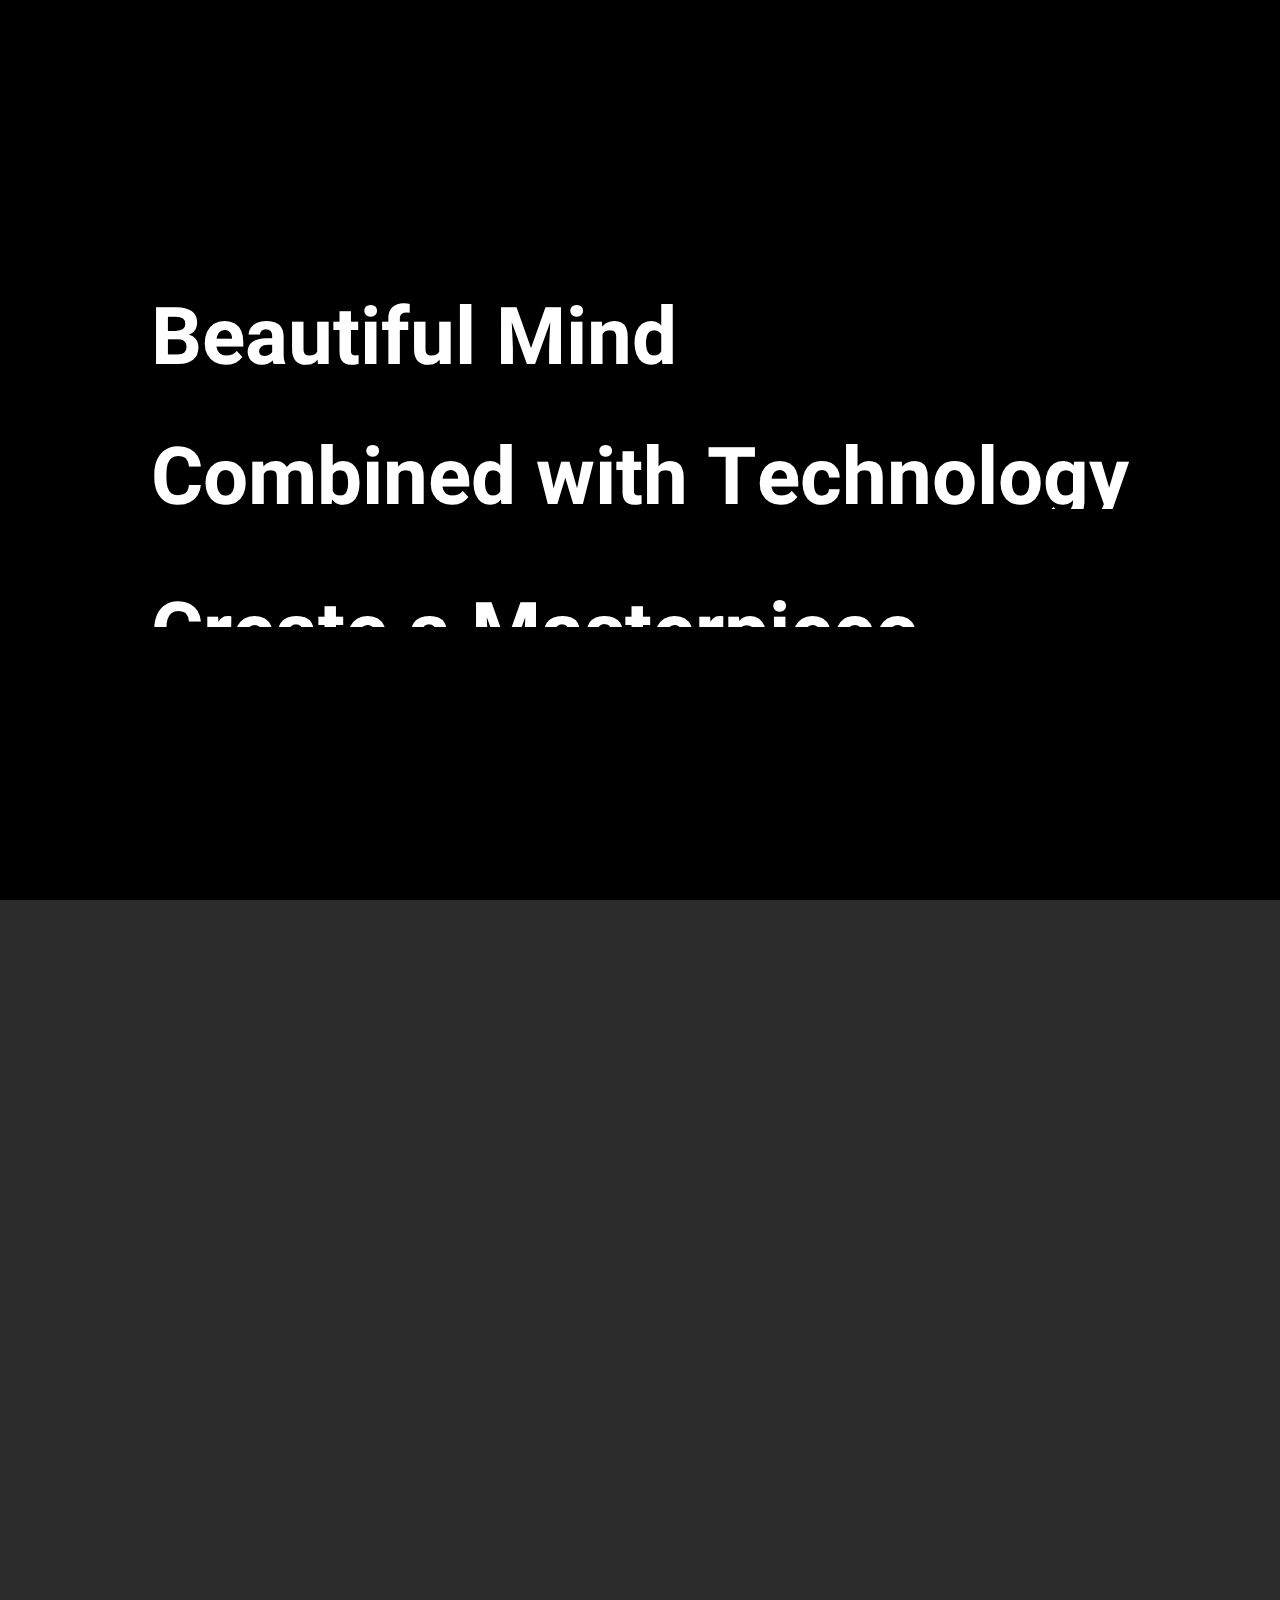
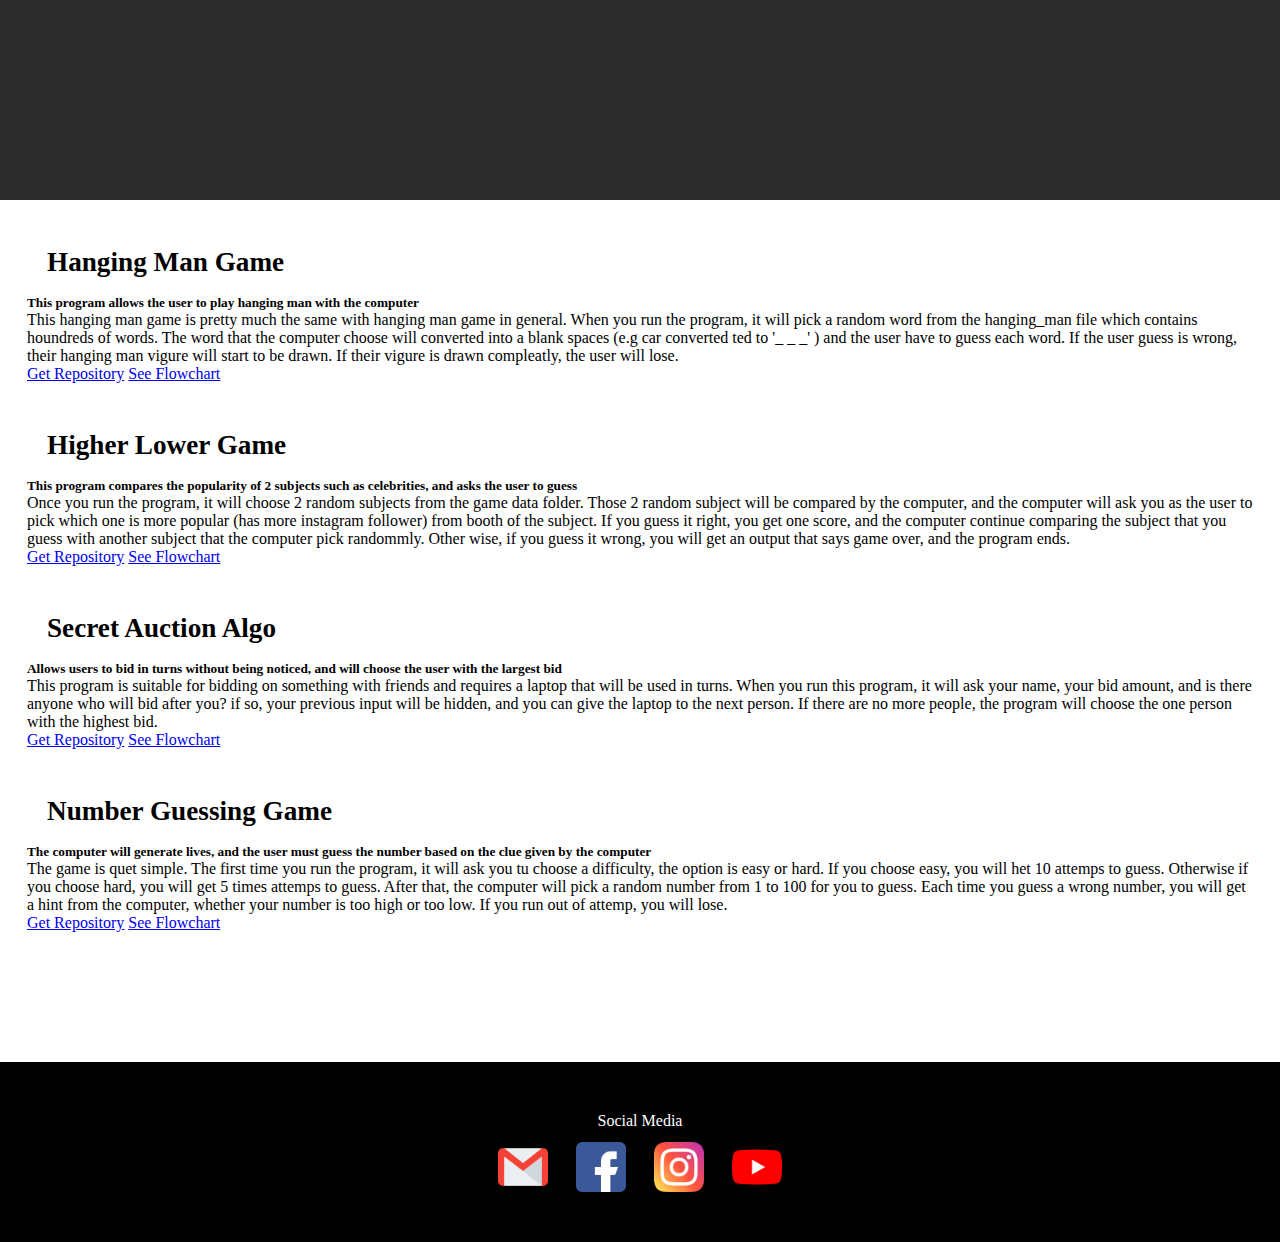
<file: index.html>
<!DOCTYPE html>
<html lang="en">

<head>
  <meta charset="UTF-8">
  <meta http-equiv="X-UA-Compatible" content="IE=edge">
  <meta name="viewport" content="width=device-width, initial-scale=1.0">
  <title>Artur's Personal Website</title>
  <!-- google fonts -->
  <link rel="preconnect" href="https://fonts.googleapis.com">
  <link rel="preconnect" href="https://fonts.gstatic.com" crossorigin>
  <link href="https://fonts.googleapis.com/css2?family=Heebo:wght@200;300;400;500;600;700&family=Lobster&display=swap"
    rel="stylesheet">
  <!-- bootstrap -->
  <link href="https://cdn.jsdelivr.net/npm/bootstrap@5.2.0/dist/css/bootstrap.min.css" rel="stylesheet"
    integrity="sha384-gH2yIJqKdNHPEq0n4Mqa/HGKIhSkIHeL5AyhkYV8i59U5AR6csBvApHHNl/vI1Bx" crossorigin="anonymous">
  <!-- custome css -->
  <link rel="stylesheet" href="style.css">
</head>

<body>

  <main>
    <section class="landing" id="home">
      <nav class="navbar navbar-expand-lg navbar-dark">
        <div class="container-fluid">
          <a class="navbar-brand" href="#">Artur Bayu</a>
          <button class="navbar-toggler" type="button" data-bs-toggle="collapse" data-bs-target="#navbarNav"
            aria-controls="navbarNav" aria-expanded="false" aria-label="Toggle navigation">
            <span class="navbar-toggler-icon"></span>
          </button>
          <div class="collapse navbar-collapse my-nav-wrapper" id="navbarNav">
            <ul class="navbar-nav">
              <li class="nav-item">
                <a class="nav-link" aria-current="page" href="#home">Home</a>
              </li>
              <li class="nav-item">
                <a class="nav-link" href="#projects">Projects</a>
              </li>
              <li class="nav-item">
                <a class="nav-link" href="#footer">Contact</a>
              </li>
            </ul>
          </div>
        </div>
      </nav>
      <div class="landing-desc">
        <h1>I'm Artur Bayu.</h1>
        <p>This page will show how far i have progressed in technology world. I have a strong interest in Machine
          learning Engineering, that's why below you'll see a bunch of algorithms and some games that i have made.</p>
      </div>
    </section>
  </main>

  <div class="container-xl">
    <section class="projects" id="projects">
      <h1>My Projects</h1>
      <p class="project-note">To run the project below, you'll need to download the repository first, unzip it, then
        open and run it on your code editor. Except for the website project that you just can visit.</p>

      <div class="row">
        <!-- column 1 -->
        <div class="card border-dark card_project_holder">
          <h4 class="card-header">Serangan Harbor</h4>
          <div class="card-body">
            <h5 class="card-title">This is an Harbor Based System Information made of real study case from my vilage
              Serangan Island</h5>
            <p class="card-text">Like I said, comes from a real case study. I built this website based on the problems
              I saw at Serangan Harbor. Foreigner who want to dock their boats are always difficult to get access to
              the harbor. Starting from who to contact (because the port does not yet have an information system),
              where
              to dock or park the boat, what services the harbor has, and avoiding fraud that usually happens to
              foreigner when
              they come directly to the harbor.</p>
            <a href="https://arturbayu21.github.io/Serangan-Harbor/" target="_blank"
              class="btn btn-dark my-button">Visit Website</a>
            <a href="https://github.com/ArturBayu21/Serangan-Harbor" target="_blank" class="btn btn-outline-dark">Get
              Repository</a>
          </div>
        </div>
        <div class="col-lg my-column">
          <div class="card border-dark card_project_holder">
            <h4 class="card-header">BlackJack Game</h4>
            <div class="card-body">
              <h5 class="card-title">This program allows users and computers to play Blackjack cards</h5>
              <p class="card-text">Once you run the program, it will ask you whether you want to play the game or not.
                if you type yes, the program will generate 2 random cards for you and 2 random cards for the computer.
                You can see your own card, calculate the value by yourself and get another card if you want. The
                computer has it's own algorithm to get another card. You only can see one of the computer's card, not
                all. if you decided to not get another card, the program will compare your card's value, with the
                computer value. The rules is pretty much the same with the black jack game in general.</p>
              <a href="https://github.com/ArturBayu21/Blackjack-Game" target="_blank" class="btn btn-dark my-button">Get
                Repository</a>
              <a href="project_page/blackjack.html" target="_blank" class="btn btn-outline-dark">See Flowchart</a>
            </div>
          </div>
          <div class="card border-dark card_project_holder">
            <h4 class="card-header">Coffee Machine Algo</h4>
            <div class="card-body">
              <h5 class="card-title">This program is a virtual version of a coffee machine, where user can get certain
                coffee by inserting their coins</h5>
              <p class="card-text">This is the first program that i write with Object Oriented Programming (OOP). Once
                you run it, the computer will prompt you tu choose one of the menu such as latte, cappuccino and
                espresso. After you pick one of them, the program will prompt you to insert the coins you have. Once you
                insert your coins, the computer will calculate your coins and do a transaction validation process. If
                your coin is enough or more, the computer will check the machine resources to make the coffee, and if
                its enough, you will get the coffee and the change. If your coins are not enough, the computer will
                refund it. You can check the machine resources by typing 'report' or shutdown the machine by typing
                'off'.</p>
              <a href="https://github.com/ArturBayu21/Virtual-Coffee-Machine" target="_blank"
                class="btn btn-dark my-button">Get Repository</a>
              <a href="project_page/coffee_machine.html" target="_blank" class="btn btn-outline-dark">See Flowchart</a>
            </div>
          </div>
          <div class="card border-dark card_project_holder">
            <h4 class="card-header">Hanging Man Game</h4>
            <div class="card-body">
              <h5 class="card-title">This program allows the user to play hanging man with the computer</h5>
              <p class="card-text">This hanging man game is pretty much the same with hanging man game in general. When
                you run the program, it will pick a random word from the hanging_man file which contains houndreds of
                words. The word that the computer choose will converted into a blank spaces (e.g car converted ted to '_
                _ _' ) and the user have to guess each word. If the user guess is wrong, their hanging man vigure will
                start to be drawn. If their vigure is drawn compleatly, the user will lose.</p>
              <a href="https://github.com/ArturBayu21/Hanging-Man-Game" target="_blank"
                class="btn btn-dark my-button">Get Repository</a>
              <a href="project_page/hangingman.html" target="_blank" class="btn btn-outline-dark">See Flowchart</a>
            </div>
          </div>
        </div>

        <!-- column 2 -->
        <div class="col-lg my-column">
          <div class="card border-dark card_project_holder">
            <h4 class="card-header">Higher Lower Game</h4>
            <div class="card-body">
              <h5 class="card-title">This program compares the popularity of 2 subjects such as celebrities, and asks
                the user to guess</h5>
              <p class="card-text">Once you run the program, it will choose 2 random subjects from the game data folder.
                Those 2 random subject will be compared by the computer, and the computer will ask you as the user to
                pick which one is more popular (has more instagram follower) from booth of the subject. If you guess it
                right, you get one score, and the computer continue comparing the subject that you guess with another
                subject that the computer pick randommly. Other wise, if you guess it wrong, you will get an output that
                says game over, and the program ends.</p>
              <a href="https://github.com/ArturBayu21/HigherLower-Game" target="_blank"
                class="btn btn-dark my-button">Get Repository</a>
              <a href="project_page/higher_lowe.html" target="_blank" class="btn btn-outline-dark">See Flowchart</a>
            </div>
          </div>
          <div class="card border-dark card_project_holder">
            <h4 class="card-header">Secret Auction Algo</h4>
            <div class="card-body">
              <h5 class="card-title">Allows users to bid in turns without being noticed, and will choose the user with
                the largest bid</h5>
              <p class="card-text">This program is suitable for bidding on something with friends and requires a laptop
                that will be used in turns. When you run this program, it will ask your name, your bid amount, and is
                there anyone who will bid after you? if so, your previous input will be hidden, and you can give the
                laptop to the next person. If there are no more people, the program will choose the one person with the
                highest bid.</p>
              <a href="https://github.com/ArturBayu21/Secret-Auction" target="_blank" class="btn btn-dark my-button">Get
                Repository</a>
              <a href="project_page/secret_auction.html" target="_blank" class="btn btn-outline-dark">See Flowchart</a>
            </div>
          </div>
          <div class="card border-dark card_project_holder">
            <h4 class="card-header">Number Guessing Game</h4>
            <div class="card-body">
              <h5 class="card-title">The computer will generate lives, and the user must guess the number based on the
                clue given by the computer</h5>
              <p class="card-text">The game is quet simple. The first time you run the program, it will ask you tu
                choose a difficulty, the option is easy or hard. If you choose easy, you will het 10 attemps to guess.
                Otherwise if you choose hard, you will get 5 times attemps to guess. After that, the computer will pick
                a random number from 1 to 100 for you to guess. Each time you guess a wrong number, you will get a hint
                from the computer, whether your number is too high or too low. If you run out of attemp, you will lose.
              </p>
              <a href="https://github.com/ArturBayu21/Number-Guessing-Game" target="_blank"
                class="btn btn-dark my-button">Get Repository</a>
              <a href="project_page/number_guessing.html" target="_blank" class="btn btn-outline-dark">See Flowchart</a>
            </div>
          </div>
        </div>
      </div>
    </section>
  </div>

  <section class="my-footer" id="footer">
    <h4>Social Media</h4>
    <div class="icon-container">
      <div>
        <a href="mailto:arturbayuaji2003@gmail.com">
          <img class="social-media-img email" src="images/gmail (1).png" alt="">
        </a>
        <a href="https://www.facebook.com/artur.bayu.7/" target="_blank">
          <img class="social-media-img" src="images/facebook (3).png" alt="">
        </a>
        <a href="https://www.instagram.com/artur.bayu/" target="_blank">
          <img class="social-media-img" src="images/instagram (3).png" alt="">
        </a>
        <a href="https://www.youtube.com/channel/UCArzdDwuaZKtMLRh1fUauVg" target="_blank">
          <img class="social-media-img" src="images/youtube (2).png" alt="">
        </a>
      </div>
    </div>
  </section>

  <div class="intro">
    <div class="intro-text">
      <h1 class="hide"><span class="text">Beautiful Mind</span></h1>
      <h1 class="hide"><span class="text">Combined with Technology</span></h1>
      <h1 class="hide"><span class="text">Create a Masterpiece.</span></h1>
    </div>
  </div>


  <div class="slider"></div>

  <!-- Bootstrap -->
  <script src="https://cdn.jsdelivr.net/npm/bootstrap@5.2.0/dist/js/bootstrap.bundle.min.js"
    integrity="sha384-A3rJD856KowSb7dwlZdYEkO39Gagi7vIsF0jrRAoQmDKKtQBHUuLZ9AsSv4jD4Xa"
    crossorigin="anonymous"></script>
  <!-- gsap -->
  <script src="https://cdnjs.cloudflare.com/ajax/libs/gsap/3.10.4/gsap.min.js"></script>
  <!-- my custome js -->
  <script src="app.js"></script>

</body>

</html>
</file>
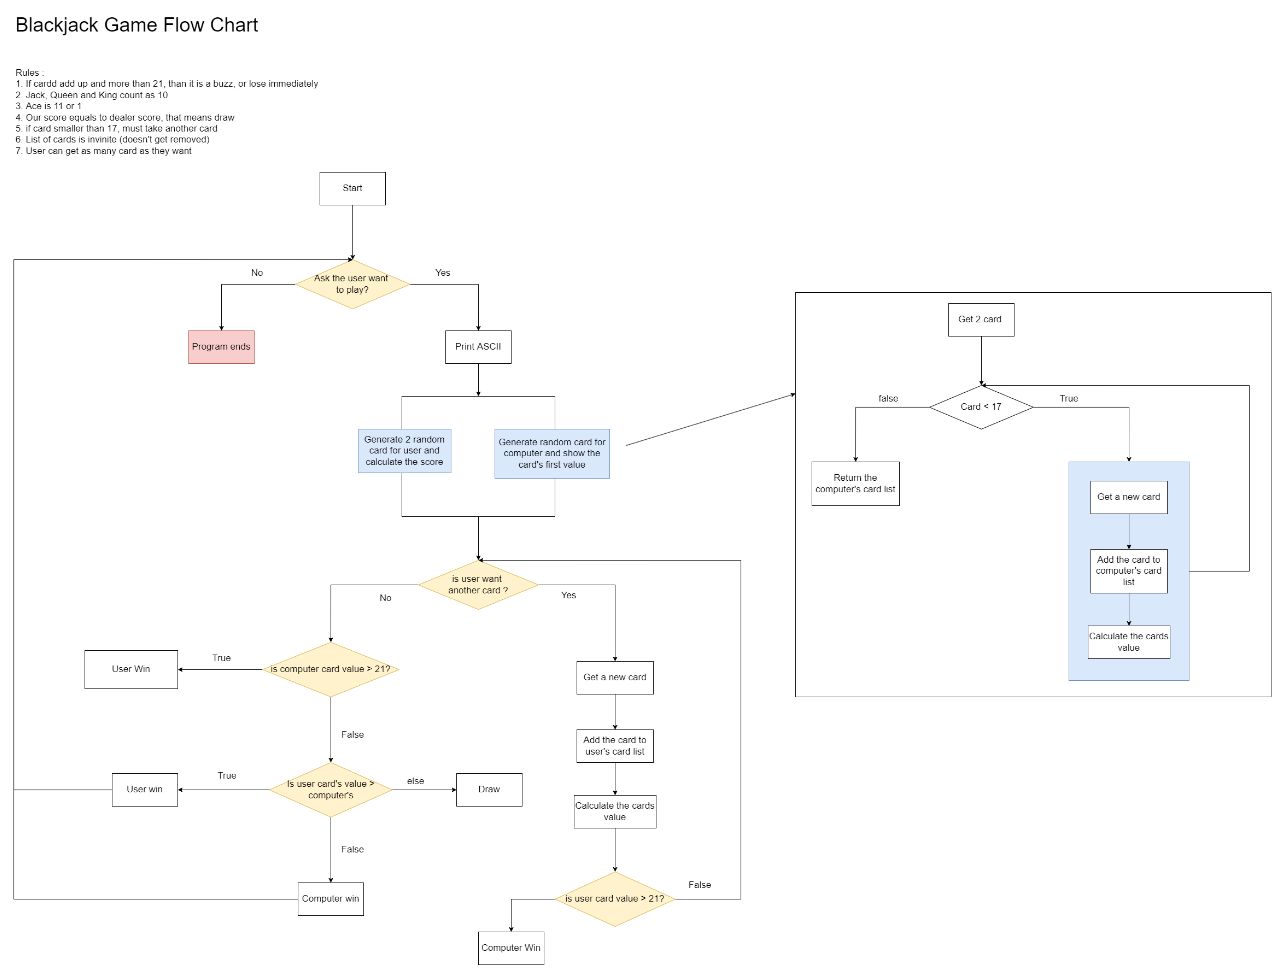
<file: project_page/blackjack.html>
<!DOCTYPE html>
<html lang="en">
<head>
    <meta charset="UTF-8">
    <meta http-equiv="X-UA-Compatible" content="IE=edge">
    <meta name="viewport" content="width=device-width, initial-scale=1.0">
    <title>BlackJack Game</title>
    <link rel="stylesheet" href="project_page_style.css">
</head>
<body>

    <img src="../images/Blackjack Algo.drawio.png" alt="">
    
</body>
</html>
</file>
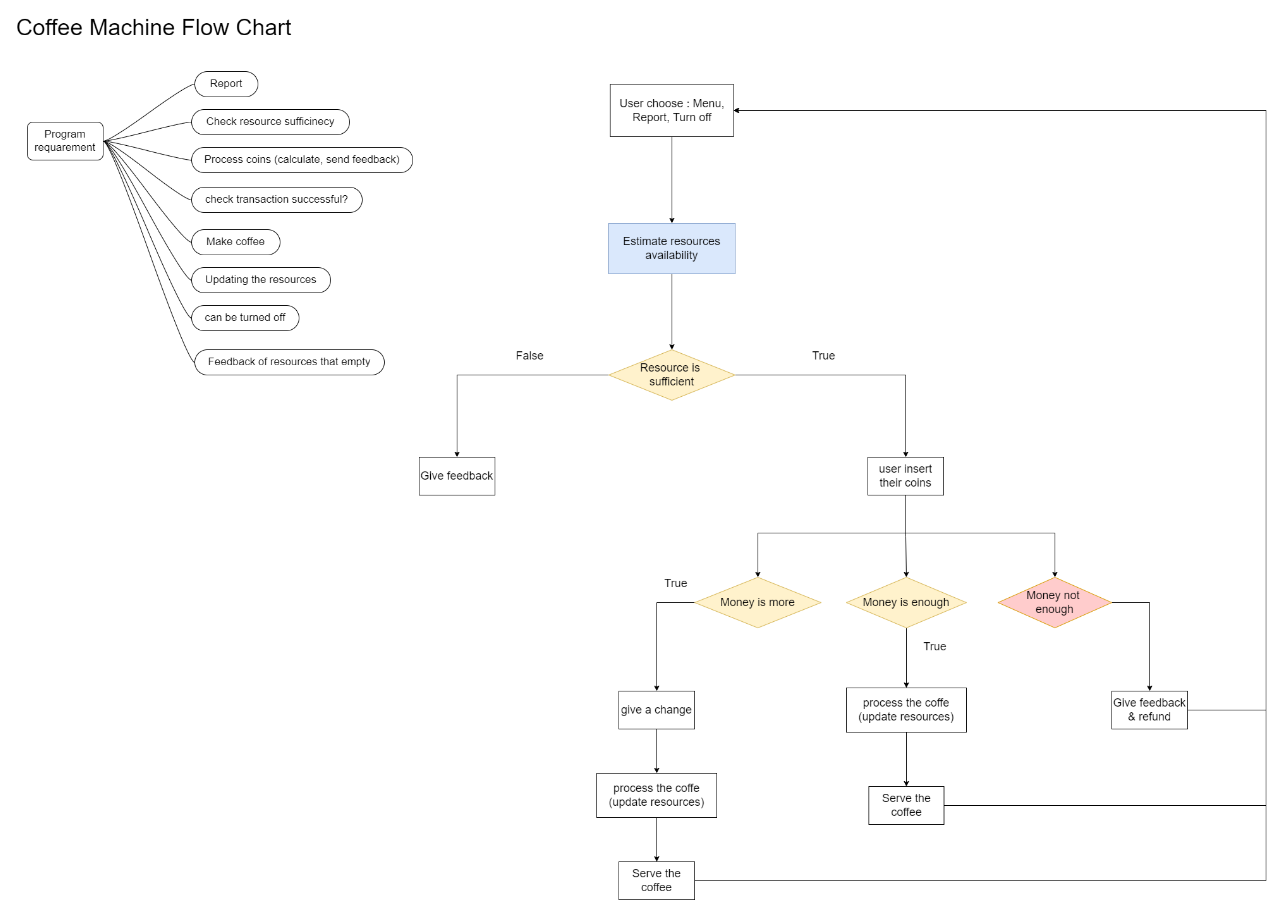
<file: project_page/coffee_machine.html>
<!DOCTYPE html>
<html lang="en">
<head>
    <meta charset="UTF-8">
    <meta http-equiv="X-UA-Compatible" content="IE=edge">
    <meta name="viewport" content="width=device-width, initial-scale=1.0">
    <title>Coffee Machine Algorithm</title>
    <link rel="stylesheet" href="project_page_style.css">
</head>
<body>

    <img src="../images/Coffee Mechine.drawio.png" alt="">
    
</body>
</html>
</file>
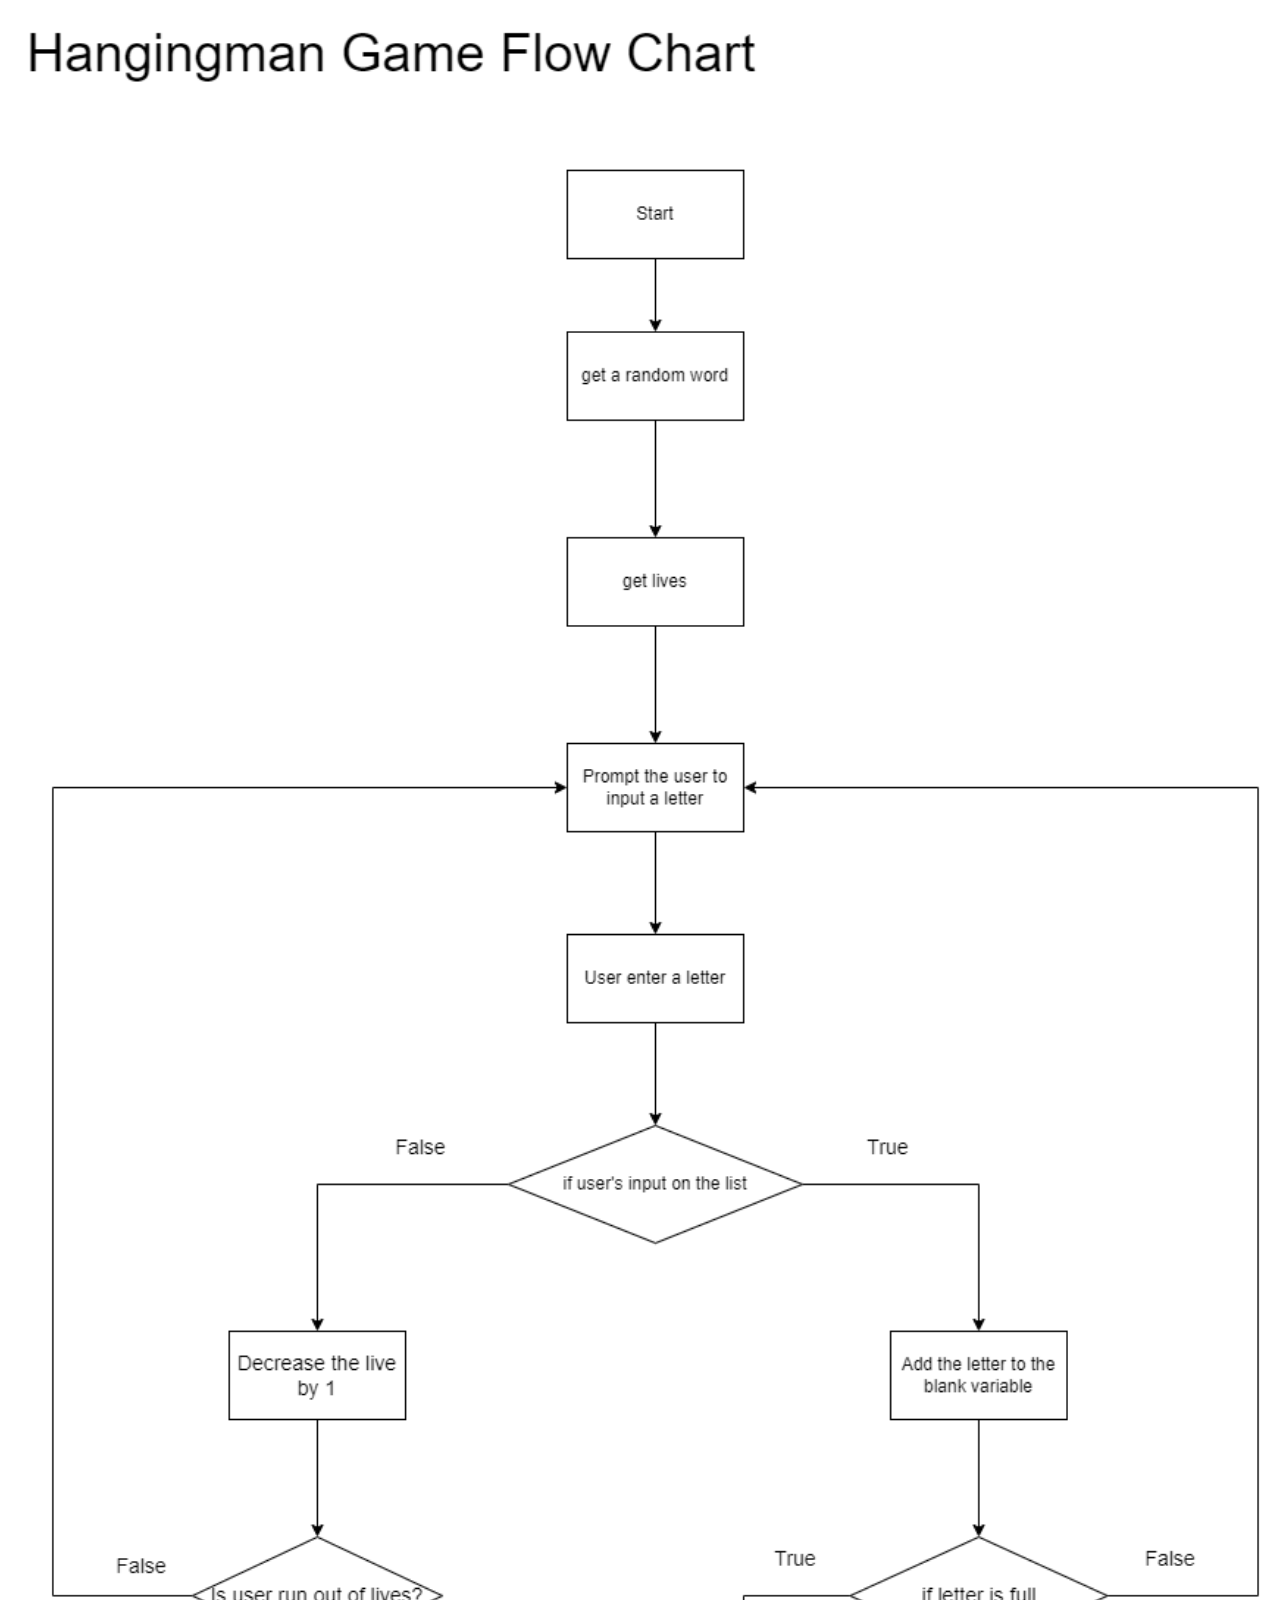
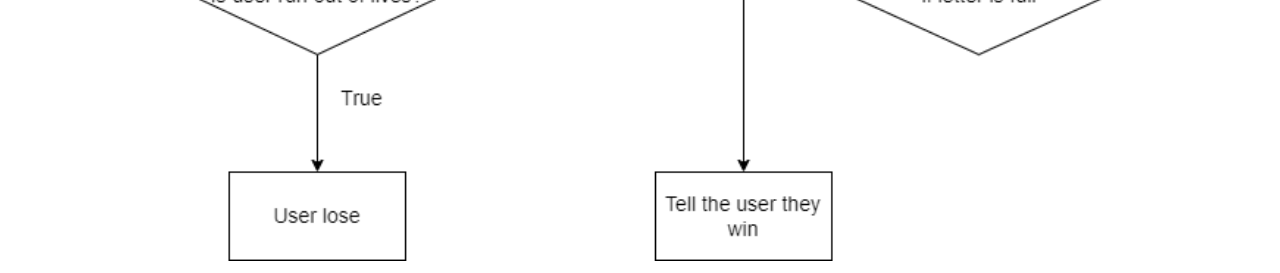
<file: project_page/hangingman.html>
<!DOCTYPE html>
<html lang="en">
<head>
    <meta charset="UTF-8">
    <meta http-equiv="X-UA-Compatible" content="IE=edge">
    <meta name="viewport" content="width=device-width, initial-scale=1.0">
    <title>Hangingman Game</title>
    <link rel="stylesheet" href="project_page_style.css">
</head>
<body>

    <img src="../images/Hanging_man.drawio.png" alt="">
    
</body>
</html>
</file>
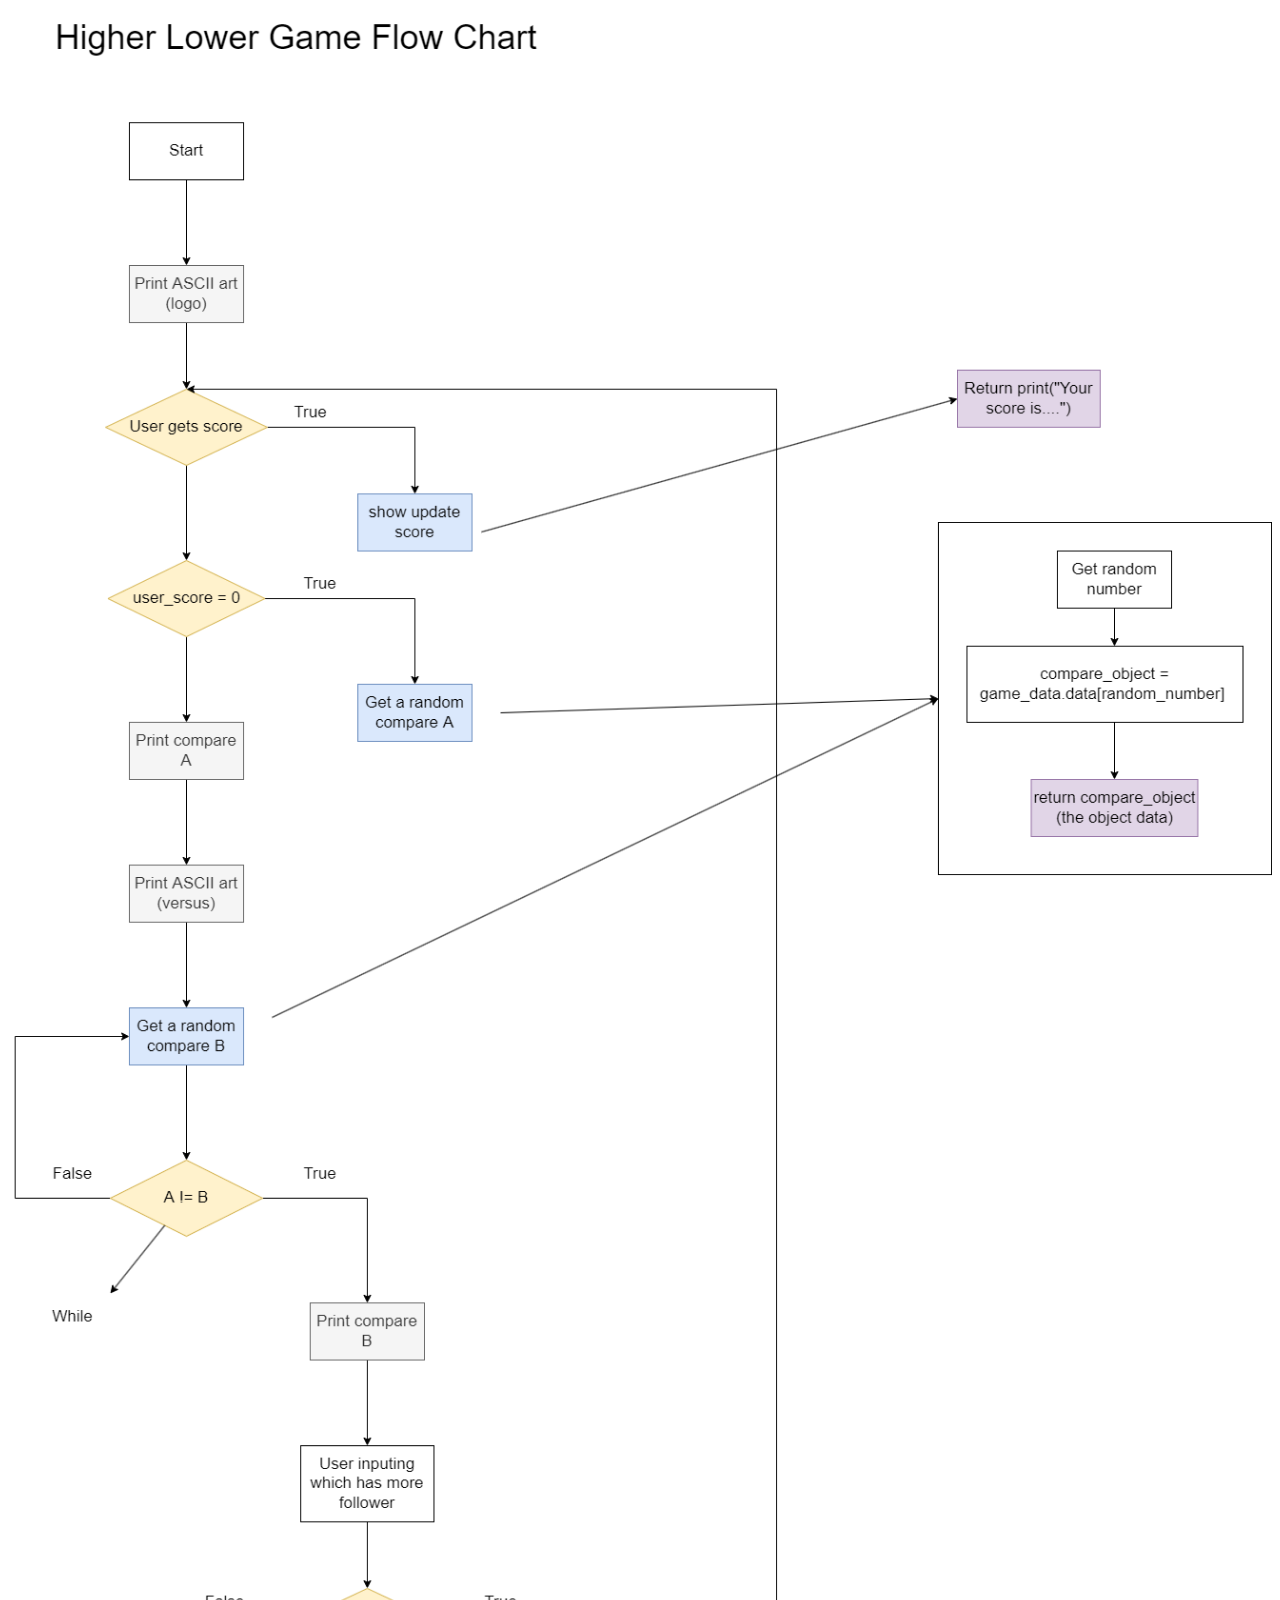
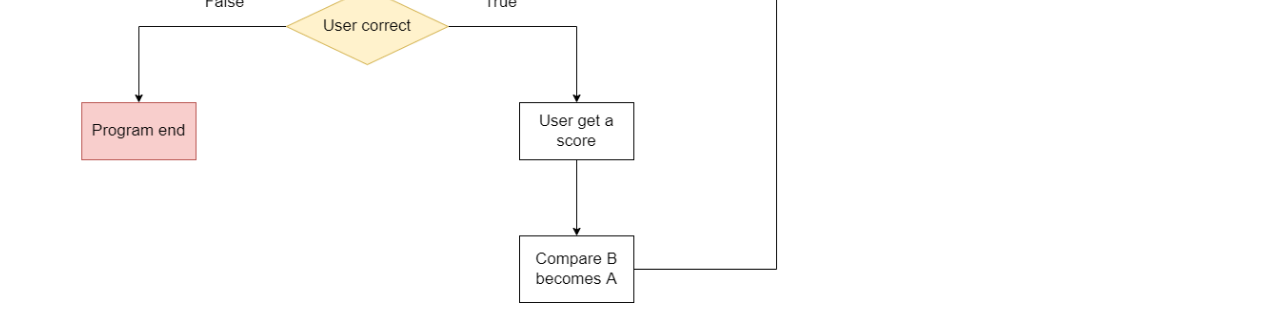
<file: project_page/higher_lowe.html>
<!DOCTYPE html>
<html lang="en">
<head>
    <meta charset="UTF-8">
    <meta http-equiv="X-UA-Compatible" content="IE=edge">
    <meta name="viewport" content="width=device-width, initial-scale=1.0">
    <title>Higher Lower Game</title>
    <link rel="stylesheet" href="project_page_style.css">
</head>
<body>

    <img src="../images/HigherLower Game Algo.drawio.png" alt="">
    
</body>
</html>
</file>
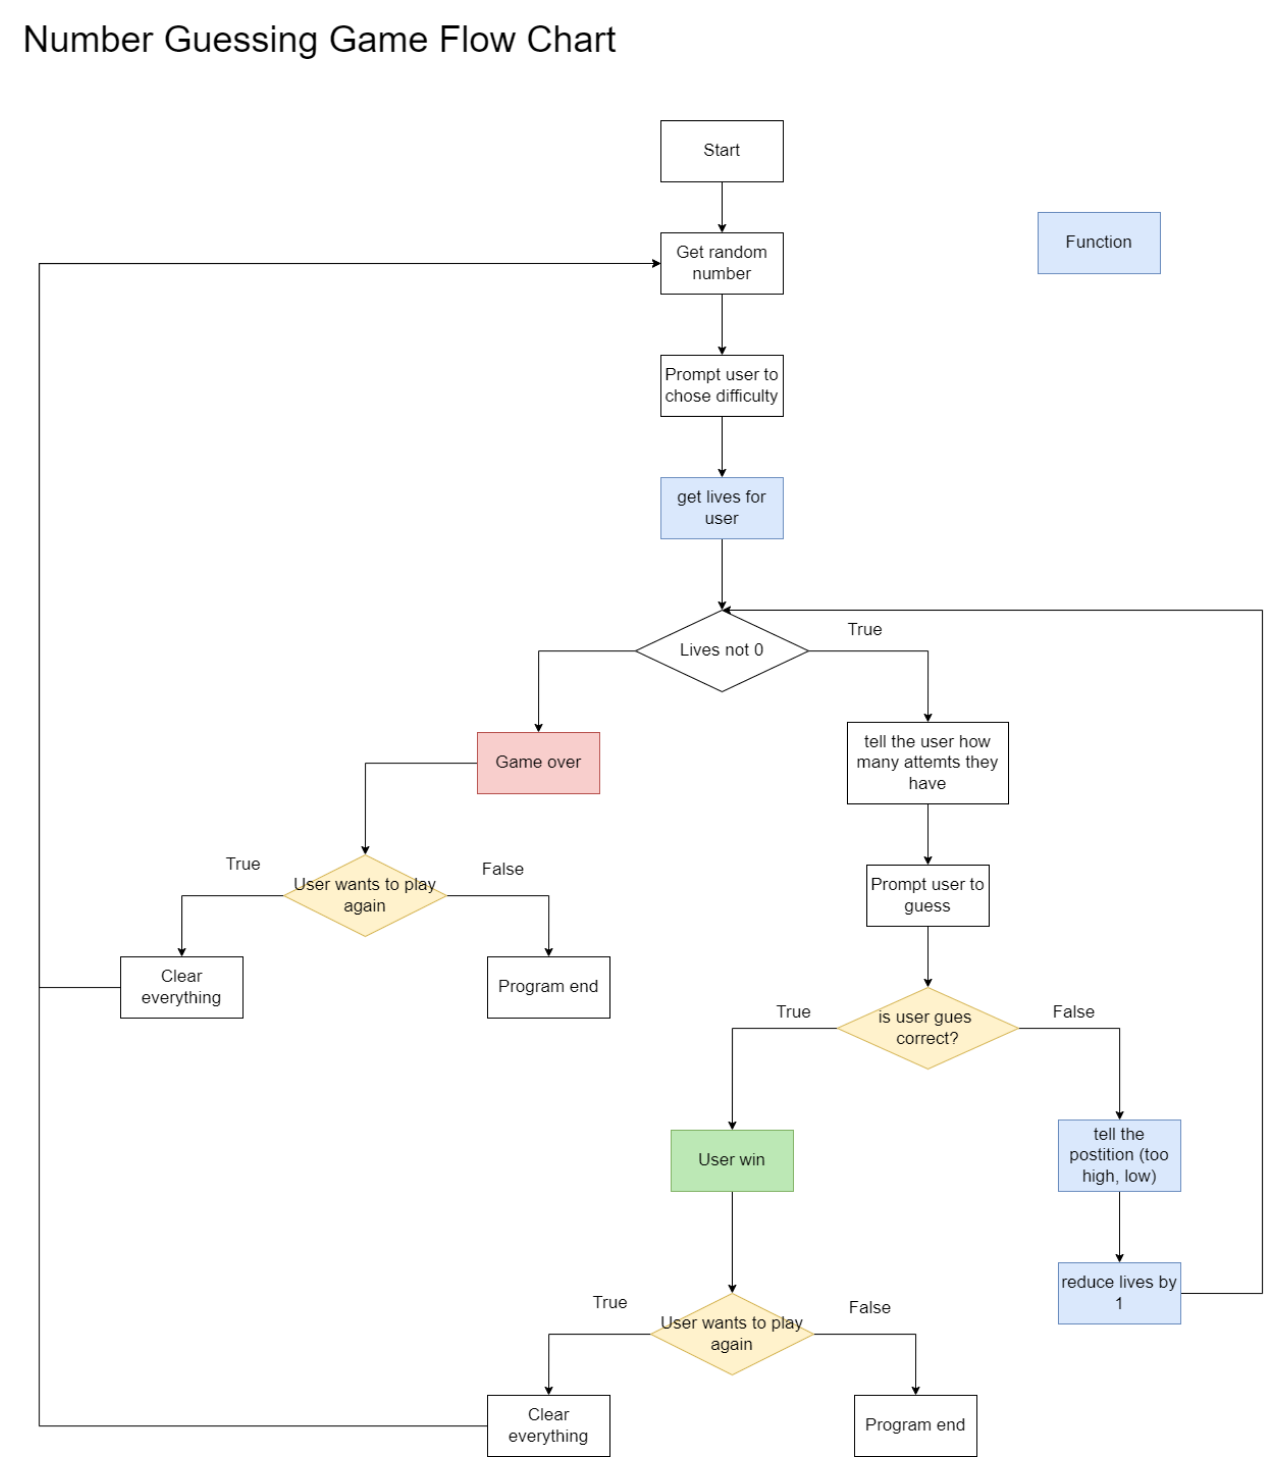
<file: project_page/number_guessing.html>
<!DOCTYPE html>
<html lang="en">
<head>
    <meta charset="UTF-8">
    <meta http-equiv="X-UA-Compatible" content="IE=edge">
    <meta name="viewport" content="width=device-width, initial-scale=1.0">
    <title>Number Guessing Game</title>
    <link rel="stylesheet" href="project_page_style.css">
</head>
<body>

    <img src="../images/Number Guessing Game.drawio.png" alt="">
    
</body>
</html>
</file>
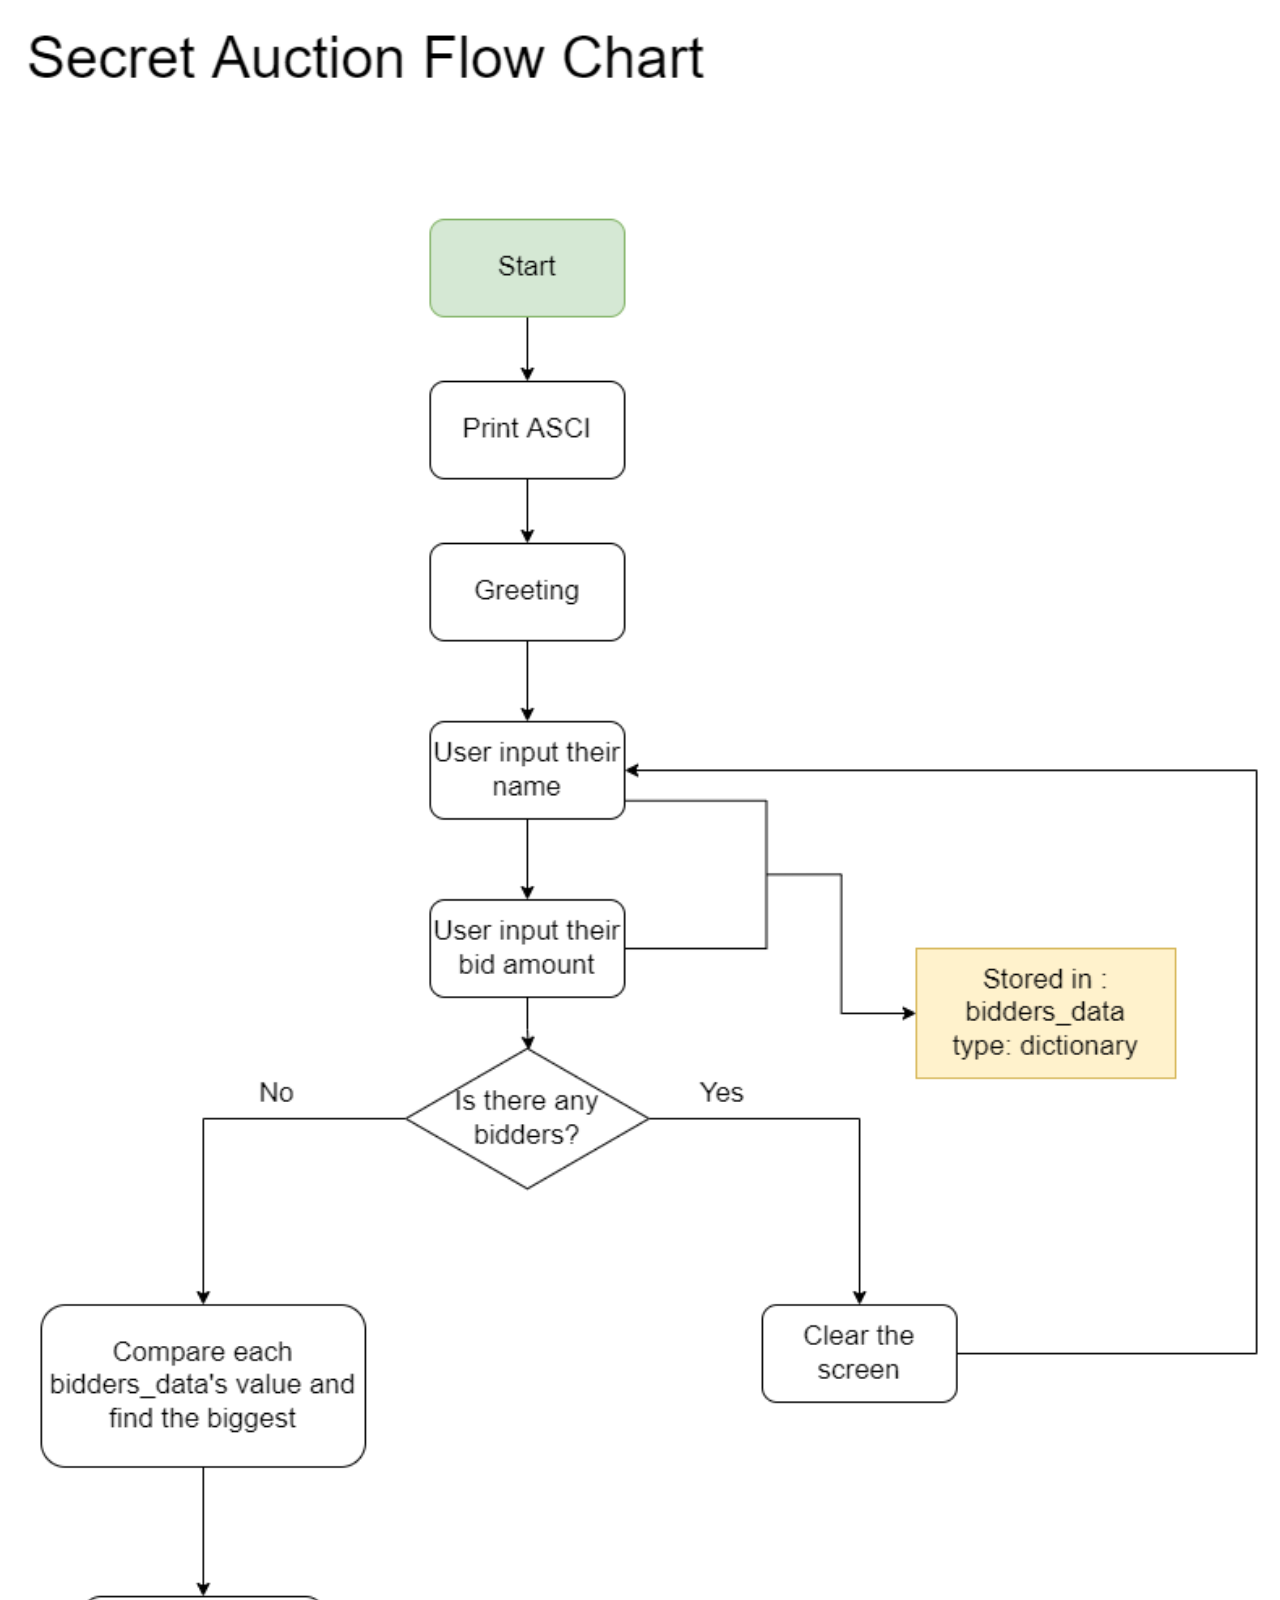
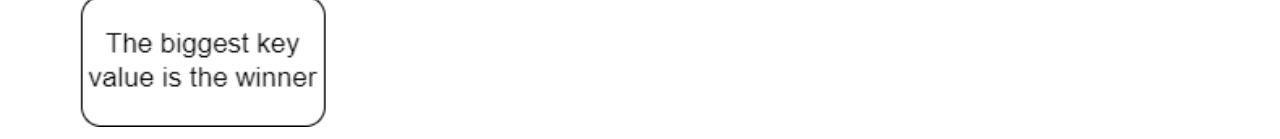
<file: project_page/secret_auction.html>
<!DOCTYPE html>
<html lang="en">
<head>
    <meta charset="UTF-8">
    <meta http-equiv="X-UA-Compatible" content="IE=edge">
    <meta name="viewport" content="width=device-width, initial-scale=1.0">
    <title>Secret Auction Algorithm</title>
    <link rel="stylesheet" href="project_page_style.css">
</head>
<body>

    <img src="../images/Secret_Auction_Algo.drawio.png" alt="">
    
</body>
</html>
</file>
<file: style.css>
* {
    margin: 0;
    padding: 0;
    box-sizing: border-box;
}

main {
    font-family: 'Heebo', sans-serif;
}

.landing {
    min-height: 100vh;
    background-image: url(images/pic-2.png);
    background-size: cover;
    background-position: center;
    color: white;
    padding: 0rem 5rem;
}


.big-text {
    position: absolute;
    top: 45%;
    left: 16%;
    font-weight: lighter;
    font-size: 3rem;
}

.landing-desc {
    max-width: 40%;
    position: absolute;
    top: 35%;
    left: 16%;
}

.landing-desc h1 {
    font-size: 4rem;
    margin-bottom: 10px;
}

.landing-desc p {
    font-size: 1.2rem;
    font-weight: 300;
    line-height: 35px;
}

.intro {
    background: black;
    position: fixed;
    top: 0;
    left: 0;
    width: 100%;
    height: 100%;
    display: flex;
    justify-content: center;
    align-items: center;
}

.intro-text h1 {
    color: rgb(255, 255, 255);
    font-family: 'Heebo', sans-serif;
    font-size: 5rem;
}

.slider {
    background: rgb(44, 44, 44);
    position: fixed;
    top: 0;
    left: 0;
    width: 100%;
    height: 100%;
    transform: translateY(100%);
}

.hide {
    background: black;
    overflow: hidden;
}

.hide span {
    transform: translateY(100%);
    display: inline-block;
}

.projects {
    min-height: 100vh;
    background-color: white;
    padding-bottom: 100px;
}

.projects h1 {
    text-align: center;
    font-size: 3.7rem;
    padding: 6.5rem 0 4rem 0;
}

.card_project_holder {
    margin: 30px 0;
}

.card-header {
    padding: 17px 20px;
    font-size: 1.7rem;
}

.my-column {
    padding: 0 27px;
}

.my-button:hover {
    background-color: white;
    color: black;
}

.my-footer {
    height: 20vh;
    background-color: black;
}

.project-note {
    padding: 30px 20px 0 20px;
    font-size: 1.3rem;
    margin: 0;
}

.social-media-img {
    height: 50px;
    margin: 12px;
}

.my-footer h4 {
    color: white;
    font-weight: 400;
    text-align: center;
    padding-top: 50px;
}

.my-footer a {
    text-decoration: none;
}

.icon-container {
    display: flex;
    align-items: center;
    justify-content: center;
}

.navbar {
    padding-top: 22px;
}

.my-nav-wrapper {
    justify-content: end;
}

.nav-item {
    padding-left: 5rem;
}

.nav-link {
    font-size: 1.2rem;
    color: white;
    text-align: end;
}

.navbar-brand {
    font-family: 'Lobster', cursive;
    font-size: 2.2rem;
}

@media (max-width:1073px) {
    .landing-desc {
        top: 30%;
    }
}

@media (max-width:686px) {
    .landing-desc {
        top: 25%;
        max-width: 70%;
    }
}

@media (max-width:432px) {
    .nav-link {
        text-align: start;
    }
}
</file>
<file: project_page/project_page_style.css>
img {
    width: 100%;
    min-width: 1200px;
}
</file>
